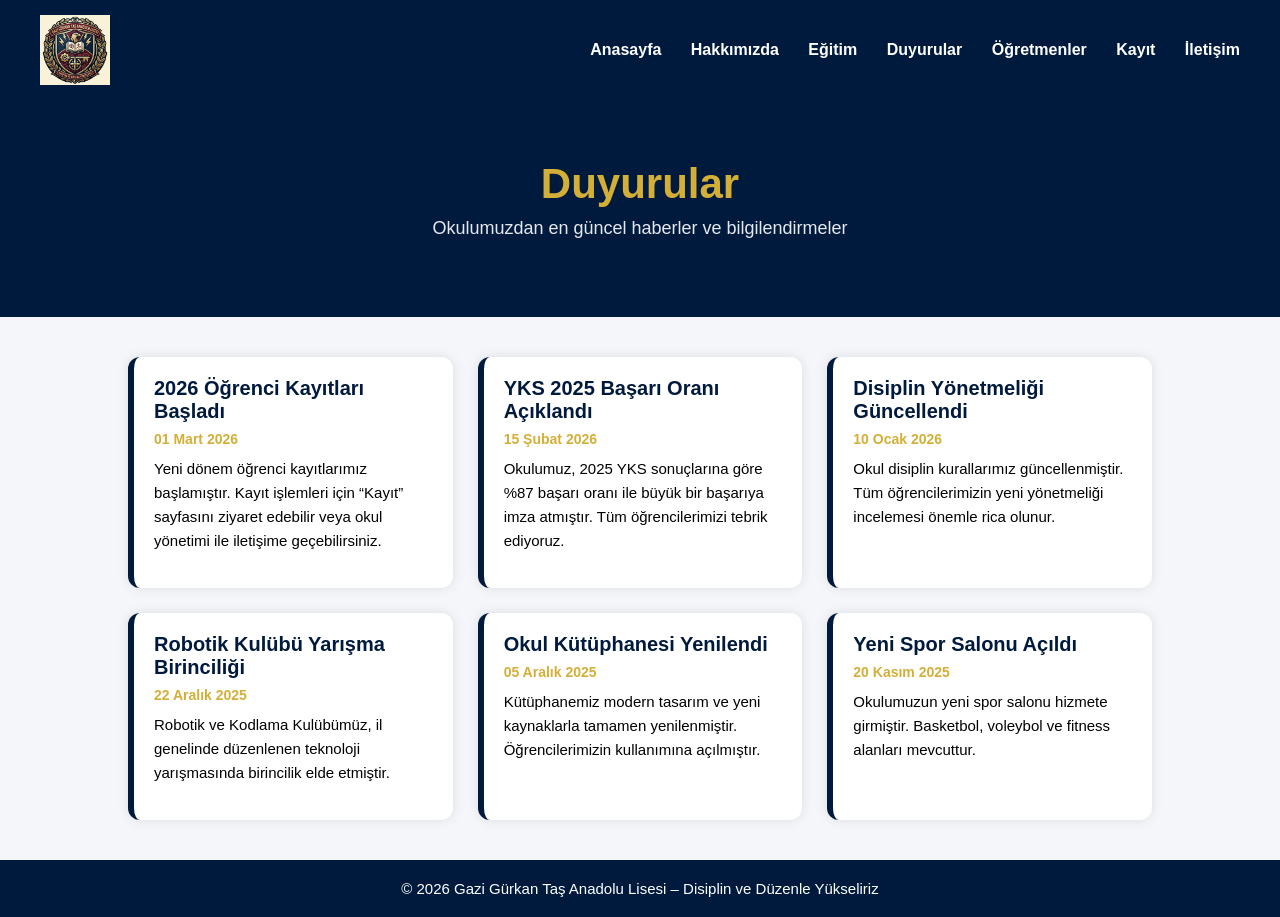
<file: duyurular.html>
<!DOCTYPE html>
<html lang="tr">
<head>
<meta charset="UTF-8">
<meta name="viewport" content="width=device-width, initial-scale=1.0">
<title>Duyurular – Gazi Gürkan Taş Anadolu Lisesi</title>

<style>
    body {
        margin: 0;
        font-family: 'Segoe UI', sans-serif;
        background: #f4f6fa;
    }

    /* HEADER */
    header {
        background: #001a3d;
        color: white;
        padding: 15px 40px;
        display: flex;
        justify-content: space-between;
        align-items: center;
        box-shadow: 0 3px 10px rgba(0,0,0,0.3);
    }

    header img {
        height: 70px;
    }

    nav a {
        color: white;
        margin-left: 25px;
        text-decoration: none;
        font-weight: bold;
        font-size: 16px;
    }

    nav a:hover {
        color: #d4af37;
    }

    /* BAŞLIK */
    .baslik {
        background: #001a3d;
        color: white;
        padding: 60px 20px;
        text-align: center;
    }

    .baslik h1 {
        margin: 0;
        font-size: 42px;
        color: #d4af37;
    }

    .baslik p {
        margin-top: 10px;
        font-size: 18px;
        opacity: 0.9;
    }

    /* İÇERİK */
    .container {
        width: 80%;
        margin: 40px auto;
    }

    /* DUYURU KARTLARI */
    .duyuru-listesi {
        display: grid;
        grid-template-columns: repeat(auto-fit, minmax(280px, 1fr));
        gap: 25px;
    }

    .duyuru {
        background: white;
        padding: 20px;
        border-radius: 12px;
        border-left: 6px solid #001a3d;
        box-shadow: 0 0 12px rgba(0,0,0,0.1);
        transition: 0.2s;
    }

    .duyuru:hover {
        transform: translateY(-5px);
        box-shadow: 0 0 18px rgba(0,0,0,0.15);
    }

    .duyuru h3 {
        margin: 0;
        color: #001a3d;
        font-size: 20px;
    }

    .tarih {
        margin-top: 8px;
        font-size: 14px;
        color: #d4af37;
        font-weight: bold;
    }

    .duyuru p {
        margin-top: 10px;
        font-size: 15px;
        line-height: 1.6;
    }

    /* FOOTER */
    footer {
        background: #001a3d;
        color: white;
        text-align: center;
        padding: 20px;
        margin-top: 40px;
        font-size: 15px;
    }
</style>
</head>

<body>

<header>
    <img src="LOGO.png" alt="Okul Logosu">
    <nav>
        <a href="index.html">Anasayfa</a>
        <a href="hakkimizda.html">Hakkımızda</a>
        <a href="egitim.html">Eğitim</a>
        <a href="duyurular.html">Duyurular</a>
        <a href="ogretmenler.html">Öğretmenler</a>
        <a href="kayit.html">Kayıt</a>
        <a href="iletisim.html">İletişim</a>
    </nav>
</header>

<div class="baslik">
    <h1>Duyurular</h1>
    <p>Okulumuzdan en güncel haberler ve bilgilendirmeler</p>
</div>

<div class="container">

    <div class="duyuru-listesi">

        <div class="duyuru">
            <h3>2026 Öğrenci Kayıtları Başladı</h3>
            <div class="tarih">01 Mart 2026</div>
            <p>
                Yeni dönem öğrenci kayıtlarımız başlamıştır. Kayıt işlemleri için “Kayıt” sayfasını ziyaret edebilir
                veya okul yönetimi ile iletişime geçebilirsiniz.
            </p>
        </div>

        <div class="duyuru">
            <h3>YKS 2025 Başarı Oranı Açıklandı</h3>
            <div class="tarih">15 Şubat 2026</div>
            <p>
                Okulumuz, 2025 YKS sonuçlarına göre %87 başarı oranı ile büyük bir başarıya imza atmıştır.
                Tüm öğrencilerimizi tebrik ediyoruz.
            </p>
        </div>

        <div class="duyuru">
            <h3>Disiplin Yönetmeliği Güncellendi</h3>
            <div class="tarih">10 Ocak 2026</div>
            <p>
                Okul disiplin kurallarımız güncellenmiştir. Tüm öğrencilerimizin yeni yönetmeliği incelemesi önemle rica olunur.
            </p>
        </div>

        <div class="duyuru">
            <h3>Robotik Kulübü Yarışma Birinciliği</h3>
            <div class="tarih">22 Aralık 2025</div>
            <p>
                Robotik ve Kodlama Kulübümüz, il genelinde düzenlenen teknoloji yarışmasında birincilik elde etmiştir.
            </p>
        </div>

        <div class="duyuru">
            <h3>Okul Kütüphanesi Yenilendi</h3>
            <div class="tarih">05 Aralık 2025</div>
            <p>
                Kütüphanemiz modern tasarım ve yeni kaynaklarla tamamen yenilenmiştir. Öğrencilerimizin kullanımına açılmıştır.
            </p>
        </div>

        <div class="duyuru">
            <h3>Yeni Spor Salonu Açıldı</h3>
            <div class="tarih">20 Kasım 2025</div>
            <p>
                Okulumuzun yeni spor salonu hizmete girmiştir. Basketbol, voleybol ve fitness alanları mevcuttur.
            </p>
        </div>

    </div>

</div>

<footer>
    © 2026 Gazi Gürkan Taş Anadolu Lisesi – Disiplin ve Düzenle Yükseliriz
</footer>

</body>
</html>
</file>
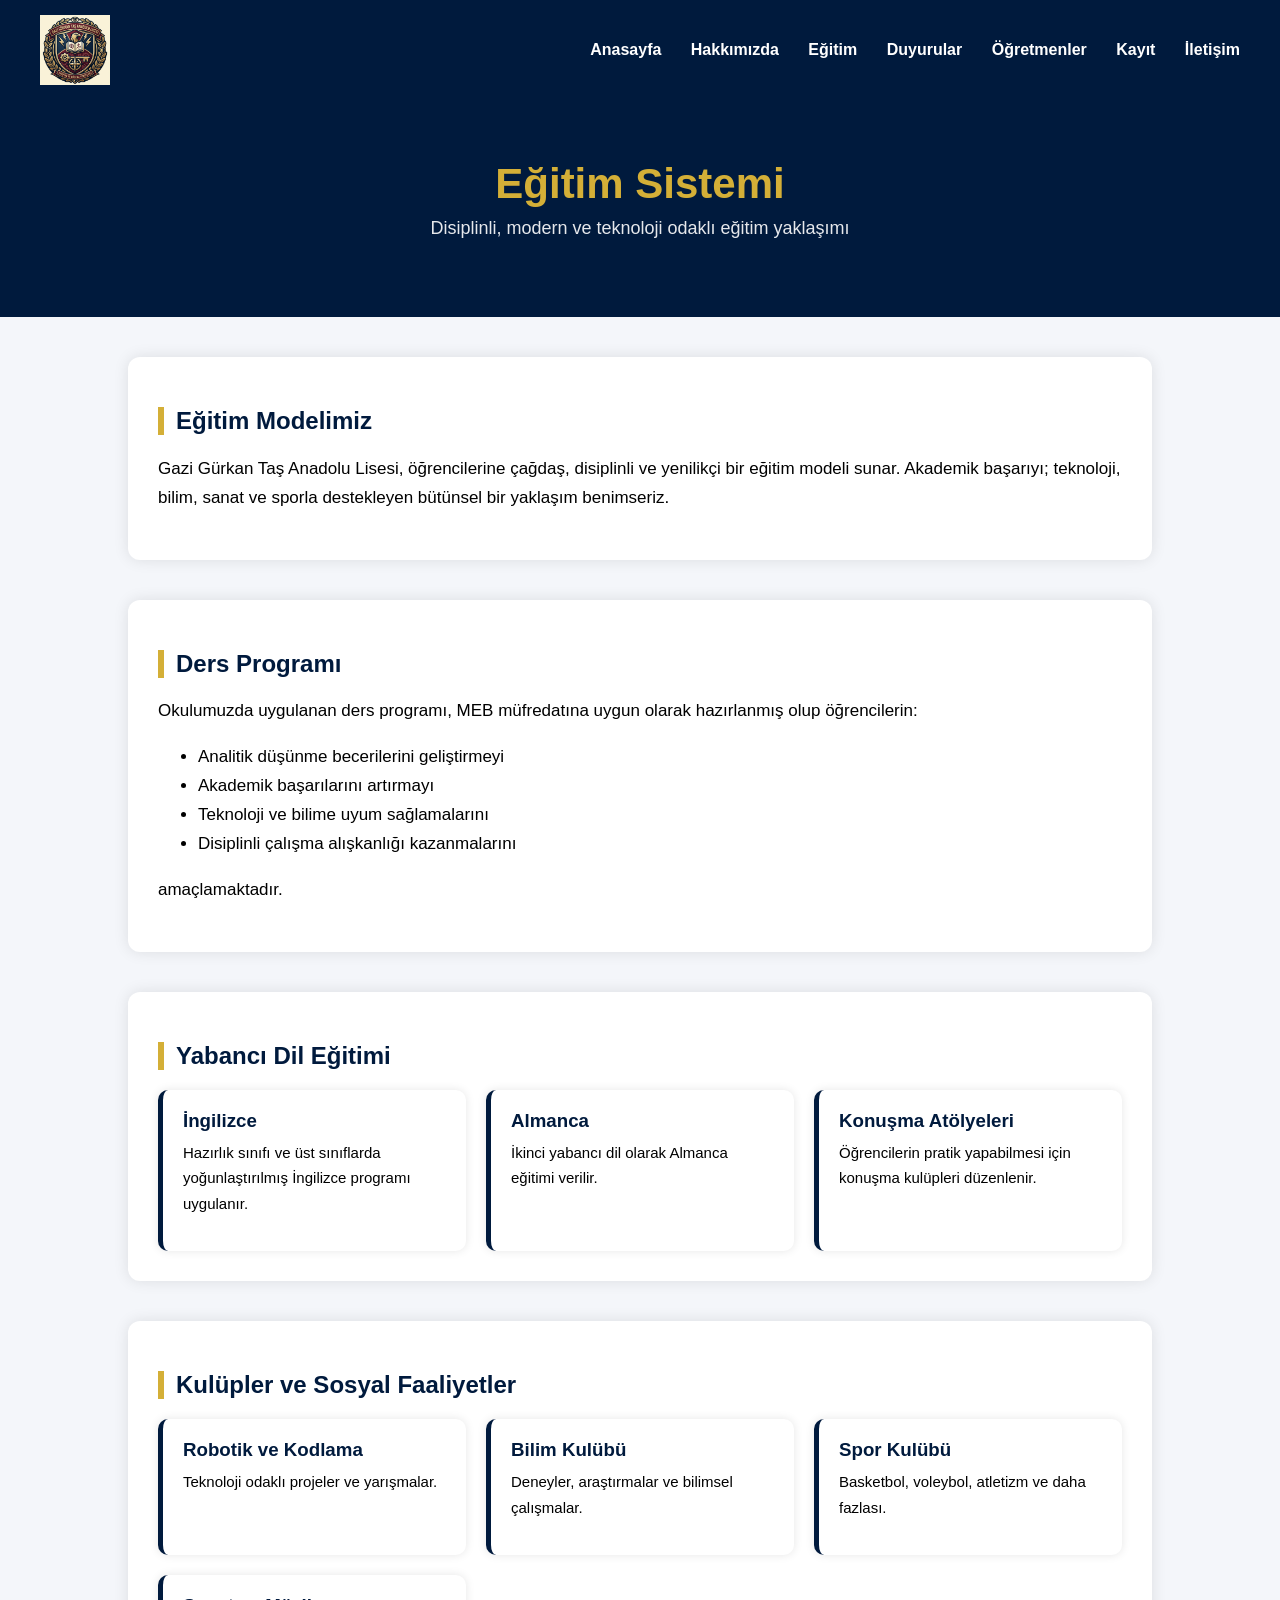
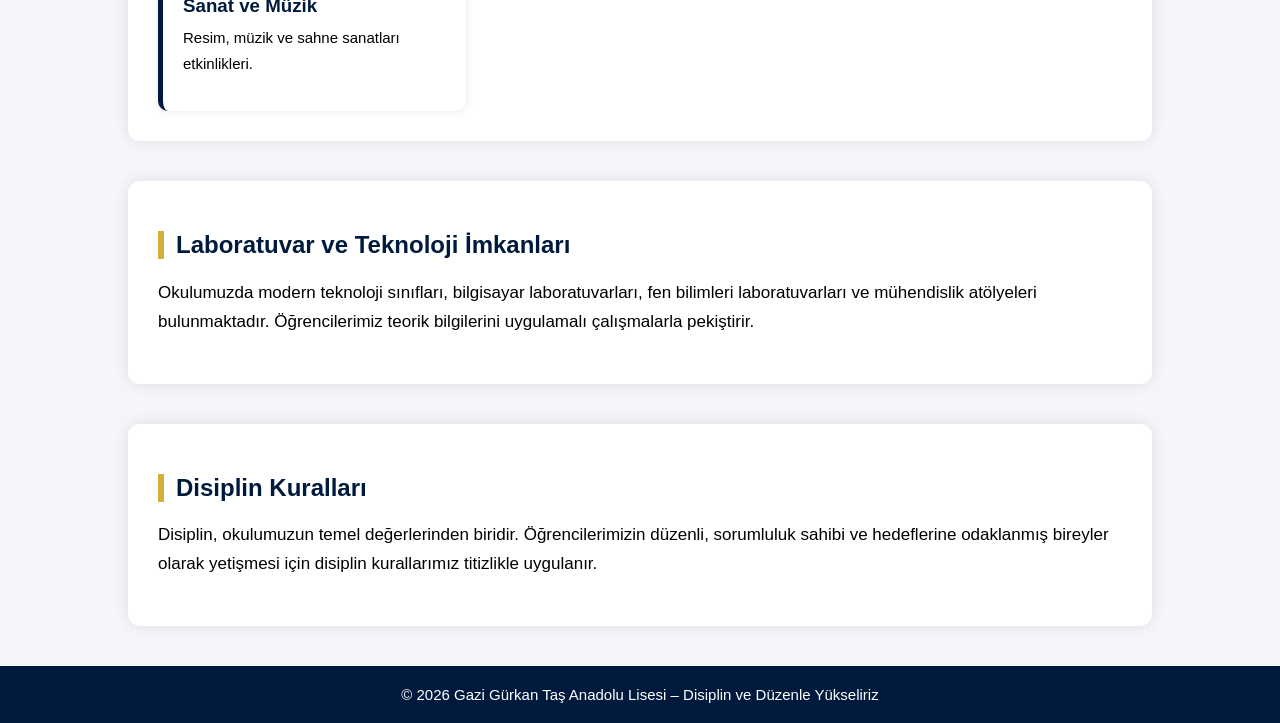
<file: egitim.html>
<!DOCTYPE html>
<html lang="tr">
<head>
<meta charset="UTF-8">
<meta name="viewport" content="width=device-width, initial-scale=1.0">
<title>Eğitim – Gazi Gürkan Taş Anadolu Lisesi</title>

<style>
    body {
        margin: 0;
        font-family: 'Segoe UI', sans-serif;
        background: #f4f6fa;
    }

    /* HEADER */
    header {
        background: #001a3d;
        color: white;
        padding: 15px 40px;
        display: flex;
        justify-content: space-between;
        align-items: center;
        box-shadow: 0 3px 10px rgba(0,0,0,0.3);
    }

    header img {
        height: 70px;
    }

    nav a {
        color: white;
        margin-left: 25px;
        text-decoration: none;
        font-weight: bold;
        font-size: 16px;
    }

    nav a:hover {
        color: #d4af37;
    }

    /* BAŞLIK */
    .baslik {
        background: #001a3d;
        color: white;
        padding: 60px 20px;
        text-align: center;
    }

    .baslik h1 {
        margin: 0;
        font-size: 42px;
        color: #d4af37;
    }

    .baslik p {
        margin-top: 10px;
        font-size: 18px;
        opacity: 0.9;
    }

    /* İÇERİK */
    .container {
        width: 80%;
        margin: 40px auto;
    }

    .bolum {
        background: white;
        padding: 30px;
        border-radius: 12px;
        margin-bottom: 40px;
        box-shadow: 0 0 15px rgba(0,0,0,0.1);
    }

    .bolum h2 {
        color: #001a3d;
        border-left: 6px solid #d4af37;
        padding-left: 12px;
        font-size: 24px;
    }

    .bolum p, .bolum li {
        line-height: 1.7;
        font-size: 17px;
    }

    ul {
        margin-top: 10px;
    }

    /* KARTLAR */
    .kartlar {
        display: grid;
        grid-template-columns: repeat(auto-fit, minmax(260px, 1fr));
        gap: 20px;
        margin-top: 20px;
    }

    .kart {
        background: #ffffff;
        padding: 20px;
        border-radius: 10px;
        border-left: 5px solid #001a3d;
        box-shadow: 0 0 10px rgba(0,0,0,0.1);
    }

    .kart h3 {
        margin: 0;
        color: #001a3d;
    }

    .kart p {
        margin-top: 8px;
        font-size: 15px;
    }

    /* FOOTER */
    footer {
        background: #001a3d;
        color: white;
        text-align: center;
        padding: 20px;
        margin-top: 40px;
        font-size: 15px;
    }
</style>
</head>

<body>

<header>
    <img src="LOGO.png" alt="Okul Logosu">
    <nav>
        <a href="index.html">Anasayfa</a>
        <a href="hakkimizda.html">Hakkımızda</a>
        <a href="egitim.html">Eğitim</a>
        <a href="duyurular.html">Duyurular</a>
        <a href="ogretmenler.html">Öğretmenler</a>
        <a href="kayit.html">Kayıt</a>
        <a href="iletisim.html">İletişim</a>
    </nav>
</header>

<div class="baslik">
    <h1>Eğitim Sistemi</h1>
    <p>Disiplinli, modern ve teknoloji odaklı eğitim yaklaşımı</p>
</div>

<div class="container">

    <div class="bolum">
        <h2>Eğitim Modelimiz</h2>
        <p>
            Gazi Gürkan Taş Anadolu Lisesi, öğrencilerine çağdaş, disiplinli ve yenilikçi bir eğitim modeli sunar.
            Akademik başarıyı; teknoloji, bilim, sanat ve sporla destekleyen bütünsel bir yaklaşım benimseriz.
        </p>
    </div>

    <div class="bolum">
        <h2>Ders Programı</h2>
        <p>Okulumuzda uygulanan ders programı, MEB müfredatına uygun olarak hazırlanmış olup öğrencilerin:</p>

        <ul>
            <li>Analitik düşünme becerilerini geliştirmeyi</li>
            <li>Akademik başarılarını artırmayı</li>
            <li>Teknoloji ve bilime uyum sağlamalarını</li>
            <li>Disiplinli çalışma alışkanlığı kazanmalarını</li>
        </ul>

        <p>amaçlamaktadır.</p>
    </div>

    <div class="bolum">
        <h2>Yabancı Dil Eğitimi</h2>

        <div class="kartlar">
            <div class="kart">
                <h3>İngilizce</h3>
                <p>Hazırlık sınıfı ve üst sınıflarda yoğunlaştırılmış İngilizce programı uygulanır.</p>
            </div>

            <div class="kart">
                <h3>Almanca</h3>
                <p>İkinci yabancı dil olarak Almanca eğitimi verilir.</p>
            </div>

            <div class="kart">
                <h3>Konuşma Atölyeleri</h3>
                <p>Öğrencilerin pratik yapabilmesi için konuşma kulüpleri düzenlenir.</p>
            </div>
        </div>
    </div>

    <div class="bolum">
        <h2>Kulüpler ve Sosyal Faaliyetler</h2>

        <div class="kartlar">
            <div class="kart">
                <h3>Robotik ve Kodlama</h3>
                <p>Teknoloji odaklı projeler ve yarışmalar.</p>
            </div>

            <div class="kart">
                <h3>Bilim Kulübü</h3>
                <p>Deneyler, araştırmalar ve bilimsel çalışmalar.</p>
            </div>

            <div class="kart">
                <h3>Spor Kulübü</h3>
                <p>Basketbol, voleybol, atletizm ve daha fazlası.</p>
            </div>

            <div class="kart">
                <h3>Sanat ve Müzik</h3>
                <p>Resim, müzik ve sahne sanatları etkinlikleri.</p>
            </div>
        </div>
    </div>

    <div class="bolum">
        <h2>Laboratuvar ve Teknoloji İmkanları</h2>
        <p>
            Okulumuzda modern teknoloji sınıfları, bilgisayar laboratuvarları, fen bilimleri laboratuvarları ve
            mühendislik atölyeleri bulunmaktadır. Öğrencilerimiz teorik bilgilerini uygulamalı çalışmalarla
            pekiştirir.
        </p>
    </div>

    <div class="bolum">
        <h2>Disiplin Kuralları</h2>
        <p>
            Disiplin, okulumuzun temel değerlerinden biridir. Öğrencilerimizin düzenli, sorumluluk sahibi ve
            hedeflerine odaklanmış bireyler olarak yetişmesi için disiplin kurallarımız titizlikle uygulanır.
        </p>
    </div>

</div>

<footer>
    © 2026 Gazi Gürkan Taş Anadolu Lisesi – Disiplin ve Düzenle Yükseliriz
</footer>

</body>
</html>
</file>
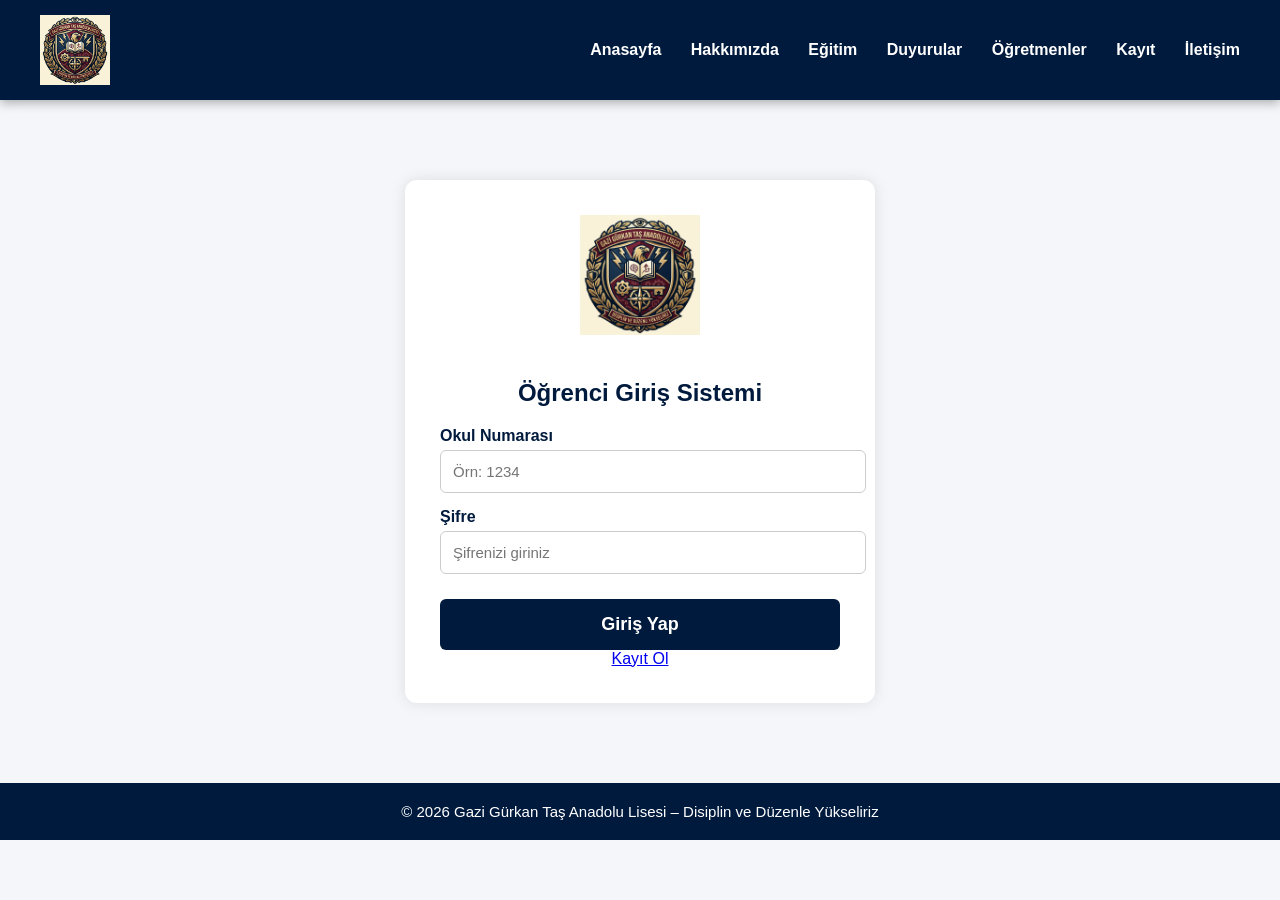
<file: giris.html>
<!DOCTYPE html>
<html lang="tr">
<head>
<meta charset="UTF-8">
<meta name="viewport" content="width=device-width, initial-scale=1.0">
<title>Öğrenci Giriş – Gazi Gürkan Taş Anadolu Lisesi</title>

<style>
    body {
        margin: 0;
        font-family: 'Segoe UI', sans-serif;
        background: #f4f6fa;
    }

    /* HEADER */
    header {
        background: #001a3d;
        color: white;
        padding: 15px 40px;
        display: flex;
        justify-content: space-between;
        align-items: center;
        box-shadow: 0 3px 10px rgba(0,0,0,0.3);
    }

    header img {
        height: 70px;
    }

    nav a {
        color: white;
        margin-left: 25px;
        text-decoration: none;
        font-weight: bold;
        font-size: 16px;
    }

    nav a:hover {
        color: #d4af37;
    }

    /* GİRİŞ KUTUSU */
    .giris-kutu {
        width: 400px;
        margin: 80px auto;
        background: white;
        padding: 35px;
        border-radius: 12px;
        box-shadow: 0 0 15px rgba(0,0,0,0.1);
        text-align: center;
    }

    .giris-kutu img {
        width: 120px;
        margin-bottom: 20px;
    }

    h2 {
        color: #001a3d;
        margin-bottom: 20px;
    }

    label {
        font-weight: bold;
        display: block;
        margin-top: 15px;
        color: #001a3d;
        text-align: left;
    }

    input {
        width: 100%;
        padding: 12px;
        margin-top: 5px;
        border-radius: 6px;
        border: 1px solid #ccc;
        font-size: 15px;
    }

    button {
        margin-top: 25px;
        padding: 15px;
        width: 100%;
        background: #001a3d;
        color: white;
        border: none;
        border-radius: 6px;
        font-size: 18px;
        cursor: pointer;
        font-weight: bold;
    }

    button:hover {
        background: #003b7a;
    }

    .hata {
        margin-top: 15px;
        color: red;
        font-weight: bold;
        display: none;
    }

    footer {
        background: #001a3d;
        color: white;
        text-align: center;
        padding: 20px;
        margin-top: 60px;
        font-size: 15px;
    }
</style>

<script>
function girisYap() {
    let okulNo = document.getElementById("okulno").value;
    let sifre = document.getElementById("sifre").value;

    // Örnek giriş bilgileri (istersen gerçek veri tabanı gibi genişletebilirim)
    let dogruNo = "1234";
    let dogruSifre = "1234";

    if (okulNo === dogruNo && sifre === dogruSifre) {
        window.location.href = "profil.html?ad=Öğrenci&tc=00000000000&dogum=2008-01-01&sinif=9. Sınıf";
    } else {
        document.getElementById("hata").style.display = "block";
    }
}
</script>

</head>

<body>

<header>
    <img src="LOGO.png" alt="Okul Logosu">
    <nav>
        <a href="index.html">Anasayfa</a>
        <a href="hakkimizda.html">Hakkımızda</a>
        <a href="egitim.html">Eğitim</a>
        <a href="duyurular.html">Duyurular</a>
        <a href="ogretmenler.html">Öğretmenler</a>
        <a href="kayit.html">Kayıt</a>
        <a href="iletisim.html">İletişim</a>
    </nav>
</header>

<div class="giris-kutu">
    <img src="LOGO.png" alt="Logo">
    <h2>Öğrenci Giriş Sistemi</h2>

    <label>Okul Numarası</label>
    <input type="text" id="okulno" placeholder="Örn: 1234">

    <label>Şifre</label>
    <input type="password" id="sifre" placeholder="Şifrenizi giriniz">

    <button onclick="girisYap()">Giriş Yap</button>

    <a href="kayit.html" class="kayit-btn">Kayıt Ol</a>

    <div class="hata" id="hata">❗ Hatalı okul numarası veya şifre</div>
</div>

<footer>
    © 2026 Gazi Gürkan Taş Anadolu Lisesi – Disiplin ve Düzenle Yükseliriz
</footer>

</body>
</html>
</file>
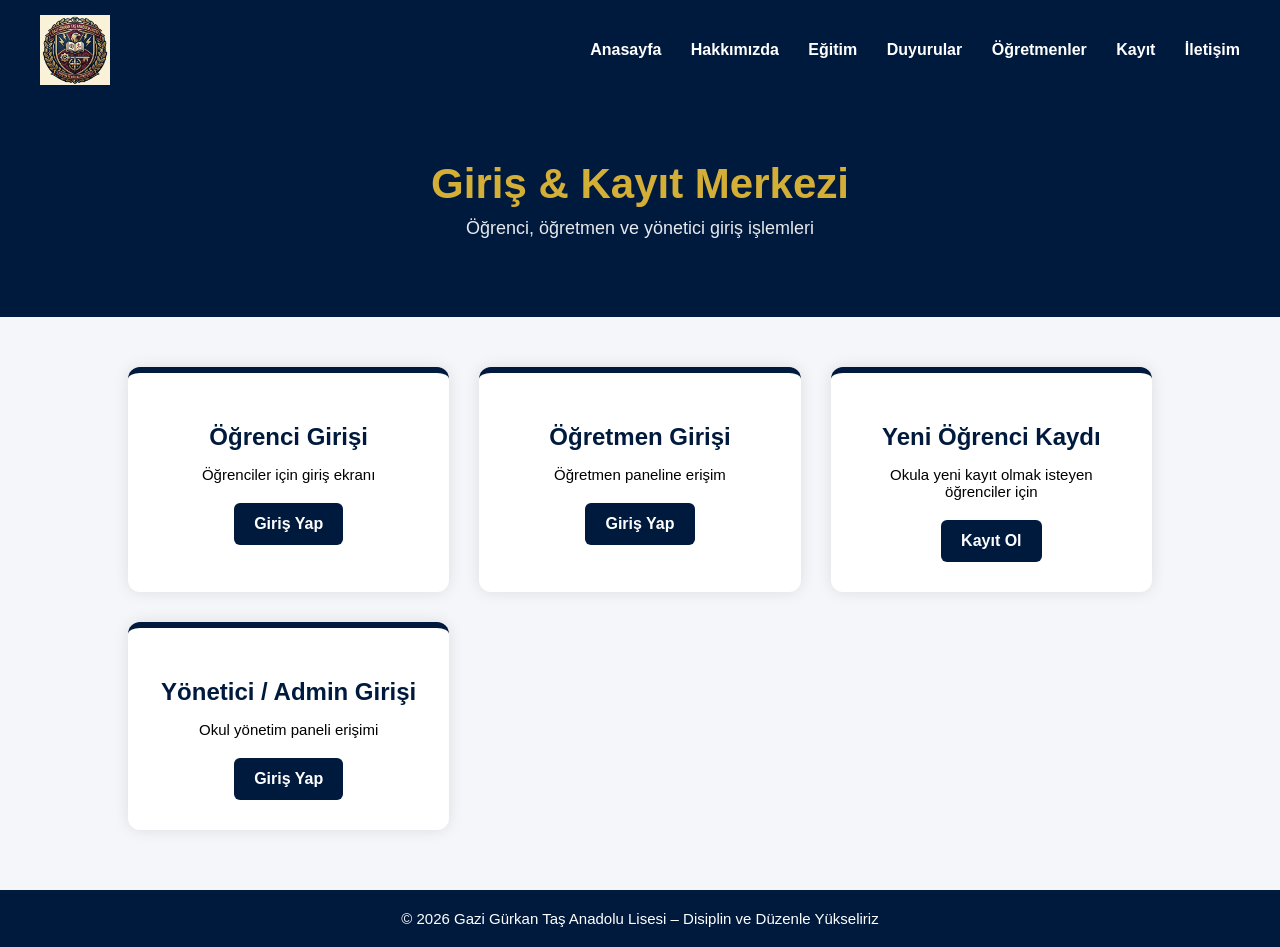
<file: Giriş & Kayıt .html>
<!DOCTYPE html>
<html lang="tr">
<head>
<meta charset="UTF-8">
<meta name="viewport" content="width=device-width, initial-scale=1.0">
<title>Giriş & Kayıt Merkezi – Gazi Gürkan Taş Anadolu Lisesi</title>
  <title>Gazi Gürkan Taş Anadolu Lisesi</title>
  <meta charset="UTF-8">
  <meta name="description" content="Gazi Gürkan Taş Anadolu Lisesi – Disiplin ve kuralların ön planda olduğu öğrenci bilgi sistemi.">
  <meta name="keywords" content="Gazi Gürkan, Disiplin Kuraldır, Anadolu Lisesi, öğrenci bilgi sistemi, e-okul, kayıt, duyurular, öğretmenler">
  <meta name="author" content="Gazi Gürkan Taş Anadolu Lisesi">
  <meta name="google-site-verification" content="uzun_bir_kod" />

<style>
    body {
        margin: 0;
        font-family: 'Segoe UI', sans-serif;
        background: #f4f6fa;
    }

    /* HEADER */
    header {
        background: #001a3d;
        color: white;
        padding: 15px 40px;
        display: flex;
        justify-content: space-between;
        align-items: center;
        box-shadow: 0 3px 10px rgba(0,0,0,0.3);
    }

    header img {
        height: 70px;
    }

    nav a {
        color: white;
        margin-left: 25px;
        text-decoration: none;
        font-weight: bold;
        font-size: 16px;
    }

    nav a:hover {
        color: #d4af37;
    }

    /* BAŞLIK */
    .baslik {
        background: #001a3d;
        color: white;
        padding: 60px 20px;
        text-align: center;
    }

    .baslik h1 {
        margin: 0;
        font-size: 42px;
        color: #d4af37;
    }

    .baslik p {
        margin-top: 10px;
        font-size: 18px;
        opacity: 0.9;
    }

    /* MENÜ KUTULARI */
    .container {
        width: 80%;
        margin: 50px auto;
        display: grid;
        grid-template-columns: repeat(auto-fit, minmax(260px, 1fr));
        gap: 30px;
    }

    .kutu {
        background: white;
        padding: 30px;
        border-radius: 12px;
        text-align: center;
        box-shadow: 0 0 15px rgba(0,0,0,0.1);
        border-top: 6px solid #001a3d;
        transition: 0.2s;
    }

    .kutu:hover {
        transform: translateY(-5px);
        box-shadow: 0 0 20px rgba(0,0,0,0.15);
    }

    .kutu h2 {
        color: #001a3d;
        margin-bottom: 15px;
    }

    .kutu p {
        font-size: 15px;
        margin-bottom: 20px;
    }

    .kutu a {
        display: inline-block;
        padding: 12px 20px;
        background: #001a3d;
        color: white;
        text-decoration: none;
        border-radius: 6px;
        font-weight: bold;
    }

    .kutu a:hover {
        background: #003b7a;
    }

    /* FOOTER */
    footer {
        background: #001a3d;
        color: white;
        text-align: center;
        padding: 20px;
        margin-top: 60px;
        font-size: 15px;
    }
</style>
</head>

<body>

<header>
    <img src="LOGO.png" alt="Okul Logosu">
    <nav>
        <a href="index.html">Anasayfa</a>
        <a href="hakkimizda.html">Hakkımızda</a>
        <a href="egitim.html">Eğitim</a>
        <a href="duyurular.html">Duyurular</a>
        <a href="ogretmenler.html">Öğretmenler</a>
        <a href="kayit.html">Kayıt</a>
        <a href="iletisim.html">İletişim</a>
    </nav>
</header>

<div class="baslik">
    <h1>Giriş & Kayıt Merkezi</h1>
    <p>Öğrenci, öğretmen ve yönetici giriş işlemleri</p>
</div>

<div class="container">

    <div class="kutu">
        <h2>Öğrenci Girişi</h2>
        <p>Öğrenciler için giriş ekranı</p>
        <a href="giris.html">Giriş Yap</a>
    </div>

    <div class="kutu">
        <h2>Öğretmen Girişi</h2>
        <p>Öğretmen paneline erişim</p>
        <a href="ogretmen-giris.html">Giriş Yap</a>
    </div>

    <div class="kutu">
        <h2>Yeni Öğrenci Kaydı</h2>
        <p>Okula yeni kayıt olmak isteyen öğrenciler için</p>
        <a href="kayit.html">Kayıt Ol</a>
    </div>

    <div class="kutu">
        <h2>Yönetici / Admin Girişi</h2>
        <p>Okul yönetim paneli erişimi</p>
        <a href="admin-giris.html">Giriş Yap</a>
    </div>

</div>

<footer>
    © 2026 Gazi Gürkan Taş Anadolu Lisesi – Disiplin ve Düzenle Yükseliriz
</footer>

</body>

</html>
</file>
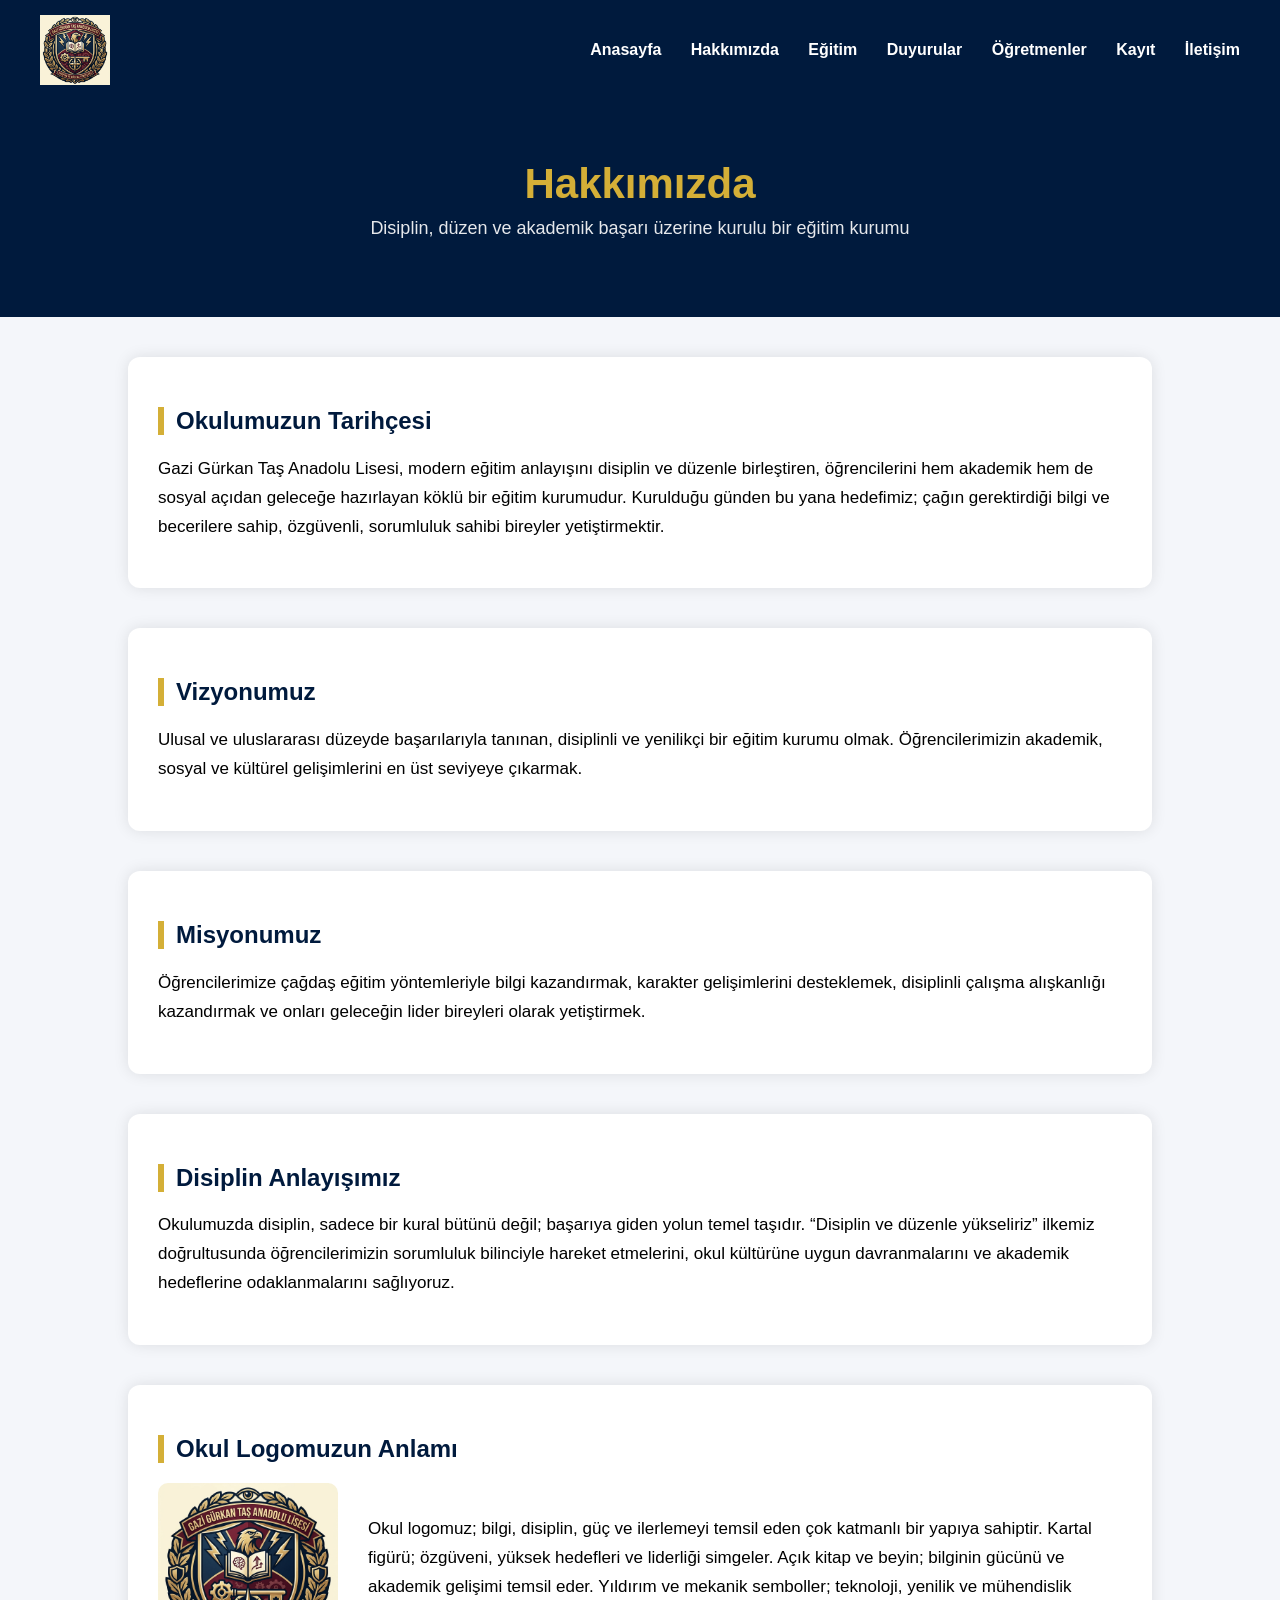
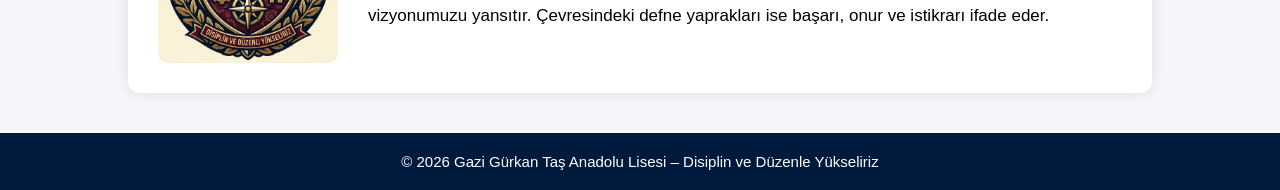
<file: hakkimizda.html>
<!DOCTYPE html>
<html lang="tr">
<head>
<meta charset="UTF-8">
<meta name="viewport" content="width=device-width, initial-scale=1.0">
<title>Hakkımızda – Gazi Gürkan Taş Anadolu Lisesi</title>

<style>
    body {
        margin: 0;
        font-family: 'Segoe UI', sans-serif;
        background: #f4f6fa;
    }

    /* HEADER */
    header {
        background: #001a3d;
        color: white;
        padding: 15px 40px;
        display: flex;
        justify-content: space-between;
        align-items: center;
        box-shadow: 0 3px 10px rgba(0,0,0,0.3);
    }

    header img {
        height: 70px;
    }

    nav a {
        color: white;
        margin-left: 25px;
        text-decoration: none;
        font-weight: bold;
        font-size: 16px;
    }

    nav a:hover {
        color: #d4af37;
    }

    /* BAŞLIK BÖLÜMÜ */
    .baslik {
        background: #001a3d;
        color: white;
        padding: 60px 20px;
        text-align: center;
    }

    .baslik h1 {
        margin: 0;
        font-size: 42px;
        color: #d4af37;
    }

    .baslik p {
        margin-top: 10px;
        font-size: 18px;
        opacity: 0.9;
    }

    /* İÇERİK */
    .container {
        width: 80%;
        margin: 40px auto;
    }

    .bolum {
        background: white;
        padding: 30px;
        border-radius: 12px;
        margin-bottom: 40px;
        box-shadow: 0 0 15px rgba(0,0,0,0.1);
    }

    .bolum h2 {
        color: #001a3d;
        border-left: 6px solid #d4af37;
        padding-left: 12px;
        font-size: 24px;
    }

    .bolum p {
        line-height: 1.7;
        font-size: 17px;
    }

    /* LOGO ANLAMI */
    .logo-kutu {
        display: flex;
        align-items: center;
        gap: 30px;
        margin-top: 20px;
    }

    .logo-kutu img {
        width: 180px;
        border-radius: 10px;
    }

    /* FOOTER */
    footer {
        background: #001a3d;
        color: white;
        text-align: center;
        padding: 20px;
        margin-top: 40px;
        font-size: 15px;
    }
</style>
</head>

<body>

<header>
    <img src="LOGO.png" alt="Okul Logosu">
    <nav>
        <a href="index.html">Anasayfa</a>
        <a href="hakkimizda.html">Hakkımızda</a>
        <a href="egitim.html">Eğitim</a>
        <a href="duyurular.html">Duyurular</a>
        <a href="ogretmenler.html">Öğretmenler</a>
        <a href="kayit.html">Kayıt</a>
        <a href="iletisim.html">İletişim</a>
    </nav>
</header>

<div class="baslik">
    <h1>Hakkımızda</h1>
    <p>Disiplin, düzen ve akademik başarı üzerine kurulu bir eğitim kurumu</p>
</div>

<div class="container">

    <div class="bolum">
        <h2>Okulumuzun Tarihçesi</h2>
        <p>
            Gazi Gürkan Taş Anadolu Lisesi, modern eğitim anlayışını disiplin ve düzenle birleştiren,
            öğrencilerini hem akademik hem de sosyal açıdan geleceğe hazırlayan köklü bir eğitim kurumudur.
            Kurulduğu günden bu yana hedefimiz; çağın gerektirdiği bilgi ve becerilere sahip, özgüvenli,
            sorumluluk sahibi bireyler yetiştirmektir.
        </p>
    </div>

    <div class="bolum">
        <h2>Vizyonumuz</h2>
        <p>
            Ulusal ve uluslararası düzeyde başarılarıyla tanınan, disiplinli ve yenilikçi bir eğitim kurumu olmak.
            Öğrencilerimizin akademik, sosyal ve kültürel gelişimlerini en üst seviyeye çıkarmak.
        </p>
    </div>

    <div class="bolum">
        <h2>Misyonumuz</h2>
        <p>
            Öğrencilerimize çağdaş eğitim yöntemleriyle bilgi kazandırmak, karakter gelişimlerini desteklemek,
            disiplinli çalışma alışkanlığı kazandırmak ve onları geleceğin lider bireyleri olarak yetiştirmek.
        </p>
    </div>

    <div class="bolum">
        <h2>Disiplin Anlayışımız</h2>
        <p>
            Okulumuzda disiplin, sadece bir kural bütünü değil; başarıya giden yolun temel taşıdır.
            “Disiplin ve düzenle yükseliriz” ilkemiz doğrultusunda öğrencilerimizin sorumluluk bilinciyle
            hareket etmelerini, okul kültürüne uygun davranmalarını ve akademik hedeflerine odaklanmalarını
            sağlıyoruz.
        </p>
    </div>

    <div class="bolum">
        <h2>Okul Logomuzun Anlamı</h2>

        <div class="logo-kutu">
            <img src="LOGO.png" alt="Okul Logosu">

            <p>
                Okul logomuz; bilgi, disiplin, güç ve ilerlemeyi temsil eden çok katmanlı bir yapıya sahiptir.
                Kartal figürü; özgüveni, yüksek hedefleri ve liderliği simgeler.  
                Açık kitap ve beyin; bilginin gücünü ve akademik gelişimi temsil eder.  
                Yıldırım ve mekanik semboller; teknoloji, yenilik ve mühendislik vizyonumuzu yansıtır.  
                Çevresindeki defne yaprakları ise başarı, onur ve istikrarı ifade eder.
            </p>
        </div>
    </div>

</div>

<footer>
    © 2026 Gazi Gürkan Taş Anadolu Lisesi – Disiplin ve Düzenle Yükseliriz
</footer>

</body>
</html>
</file>
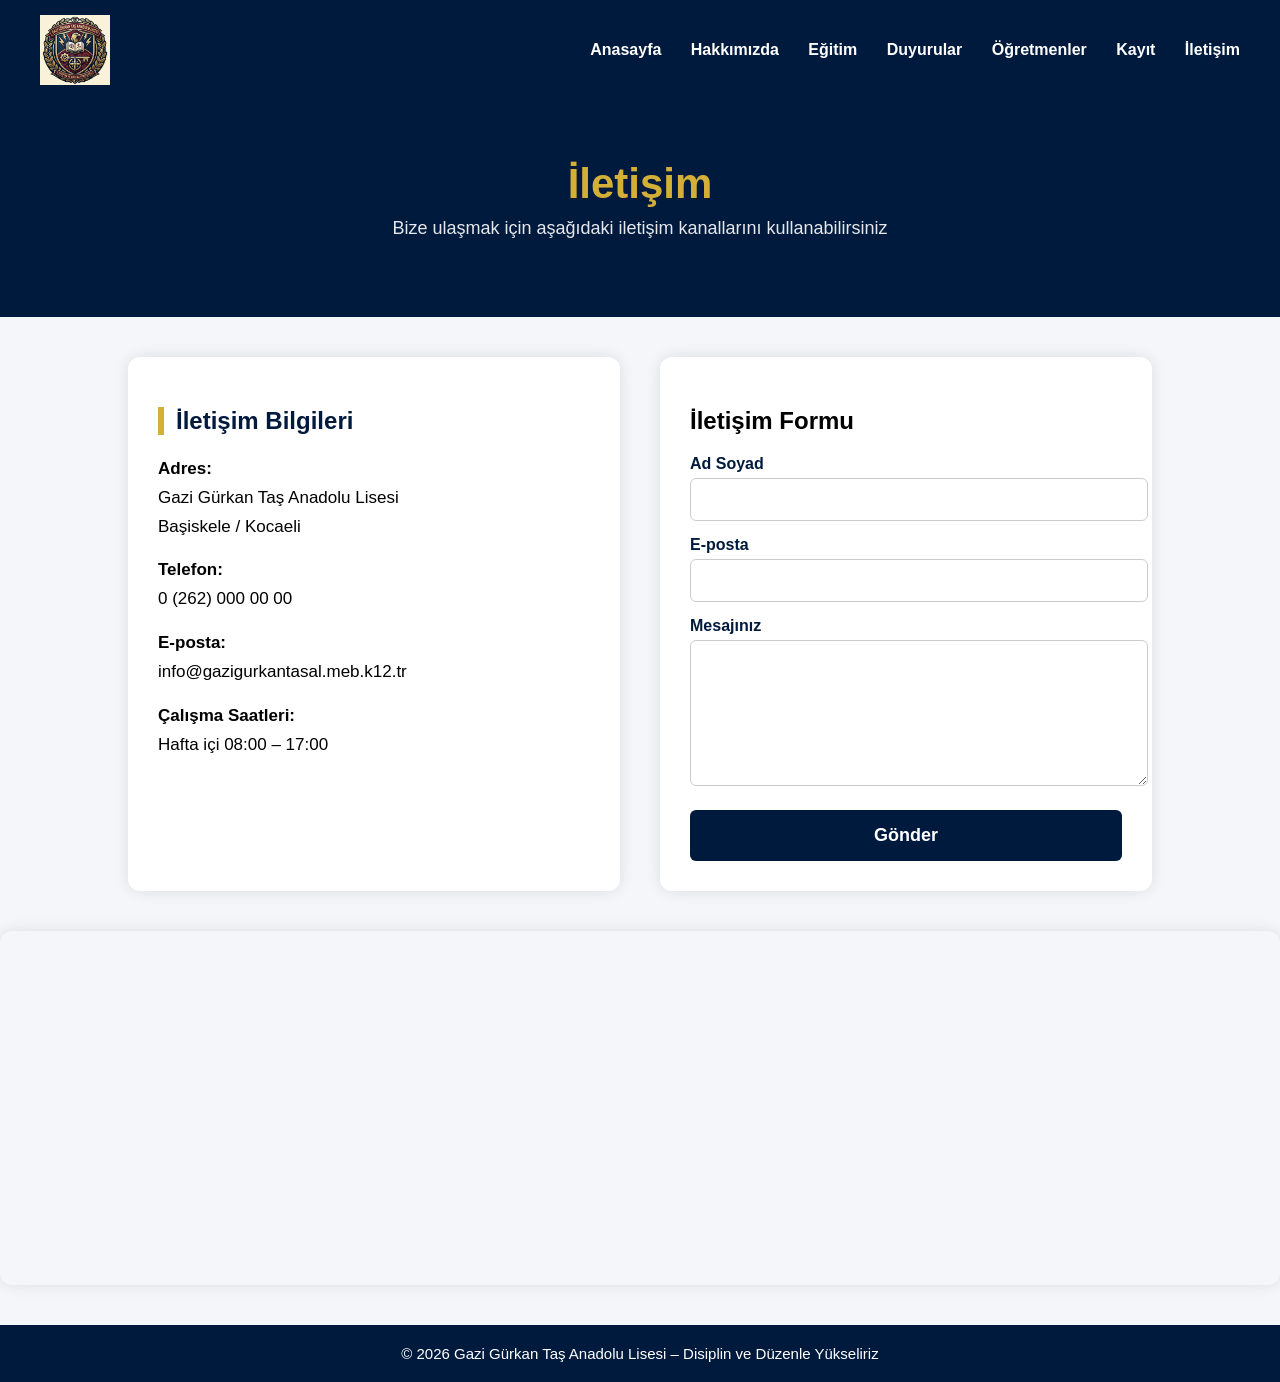
<file: iletisim.html>
<!DOCTYPE html>
<html lang="tr">
<head>
<meta charset="UTF-8">
<meta name="viewport" content="width=device-width, initial-scale=1.0">
<title>İletişim – Gazi Gürkan Taş Anadolu Lisesi</title>

<style>
    body {
        margin: 0;
        font-family: 'Segoe UI', sans-serif;
        background: #f4f6fa;
    }

    /* HEADER */
    header {
        background: #001a3d;
        color: white;
        padding: 15px 40px;
        display: flex;
        justify-content: space-between;
        align-items: center;
        box-shadow: 0 3px 10px rgba(0,0,0,0.3);
    }

    header img {
        height: 70px;
    }

    nav a {
        color: white;
        margin-left: 25px;
        text-decoration: none;
        font-weight: bold;
        font-size: 16px;
    }

    nav a:hover {
        color: #d4af37;
    }

    /* BAŞLIK */
    .baslik {
        background: #001a3d;
        color: white;
        padding: 60px 20px;
        text-align: center;
    }

    .baslik h1 {
        margin: 0;
        font-size: 42px;
        color: #d4af37;
    }

    .baslik p {
        margin-top: 10px;
        font-size: 18px;
        opacity: 0.9;
    }

    /* İÇERİK */
    .container {
        width: 80%;
        margin: 40px auto;
        display: flex;
        gap: 40px;
        flex-wrap: wrap;
    }

    /* İLETİŞİM BİLGİLERİ */
    .bilgi-kutu {
        flex: 1;
        min-width: 300px;
        background: white;
        padding: 30px;
        border-radius: 12px;
        box-shadow: 0 0 15px rgba(0,0,0,0.1);
    }

    .bilgi-kutu h2 {
        color: #001a3d;
        border-left: 6px solid #d4af37;
        padding-left: 12px;
        font-size: 24px;
    }

    .bilgi {
        margin-top: 15px;
        font-size: 17px;
        line-height: 1.7;
    }

    /* FORM */
    .form-kutu {
        flex: 1;
        min-width: 300px;
        background: white;
        padding: 30px;
        border-radius: 12px;
        box-shadow: 0 0 15px rgba(0,0,0,0.1);
    }

    label {
        font-weight: bold;
        display: block;
        margin-top: 15px;
        color: #001a3d;
    }

    input, textarea {
        width: 100%;
        padding: 12px;
        margin-top: 5px;
        border-radius: 6px;
        border: 1px solid #ccc;
        font-size: 15px;
    }

    textarea {
        height: 120px;
    }

    button {
        margin-top: 20px;
        padding: 15px;
        width: 100%;
        background: #001a3d;
        color: white;
        border: none;
        border-radius: 6px;
        font-size: 18px;
        cursor: pointer;
        font-weight: bold;
    }

    button:hover {
        background: #003b7a;
    }

    /* HARİTA */
    .harita {
        width: 100%;
        margin-top: 40px;
        border-radius: 12px;
        overflow: hidden;
        box-shadow: 0 0 15px rgba(0,0,0,0.1);
    }

    /* FOOTER */
    footer {
        background: #001a3d;
        color: white;
        text-align: center;
        padding: 20px;
        margin-top: 40px;
        font-size: 15px;
    }
</style>
</head>

<body>

<header>
    <img src="LOGO.png" alt="Okul Logosu">
    <nav>
        <a href="index.html">Anasayfa</a>
        <a href="hakkimizda.html">Hakkımızda</a>
        <a href="egitim.html">Eğitim</a>
        <a href="duyurular.html">Duyurular</a>
        <a href="ogretmenler.html">Öğretmenler</a>
        <a href="kayit.html">Kayıt</a>
        <a href="iletisim.html">İletişim</a>
    </nav>
</header>

<div class="baslik">
    <h1>İletişim</h1>
    <p>Bize ulaşmak için aşağıdaki iletişim kanallarını kullanabilirsiniz</p>
</div>

<div class="container">

    <div class="bilgi-kutu">
        <h2>İletişim Bilgileri</h2>

        <div class="bilgi">
            <strong>Adres:</strong><br>
            Gazi Gürkan Taş Anadolu Lisesi<br>
            Başiskele / Kocaeli
        </div>

        <div class="bilgi">
            <strong>Telefon:</strong><br>
            0 (262) 000 00 00
        </div>

        <div class="bilgi">
            <strong>E‑posta:</strong><br>
            info@gazigurkantasal.meb.k12.tr
        </div>

        <div class="bilgi">
            <strong>Çalışma Saatleri:</strong><br>
            Hafta içi 08:00 – 17:00
        </div>
    </div>

    <div class="form-kutu">
        <h2>İletişim Formu</h2>

        <label>Ad Soyad</label>
        <input type="text">

        <label>E‑posta</label>
        <input type="email">

        <label>Mesajınız</label>
        <textarea></textarea>

        <button>Gönder</button>
    </div>

</div>

<div class="harita">
    <iframe 
        src="https://www.google.com/maps/embed?pb=!1m18!1m12!1m3!1d24147.123!2d29.900!3d40.700!2m3!1f0!2f0!3f0!3m2!1i1024!2i768!4f13.1!3m3!1m2!1s0x0%3A0x0!2zQmHFniBza2VsZSwgS29jYWVsaQ!5e0!3m2!1str!2str!4v0000000000"
        width="100%" height="350" style="border:0;" allowfullscreen="" loading="lazy">
    </iframe>
</div>

<footer>
    © 2026 Gazi Gürkan Taş Anadolu Lisesi – Disiplin ve Düzenle Yükseliriz
</footer>

</body>
</html>
</file>
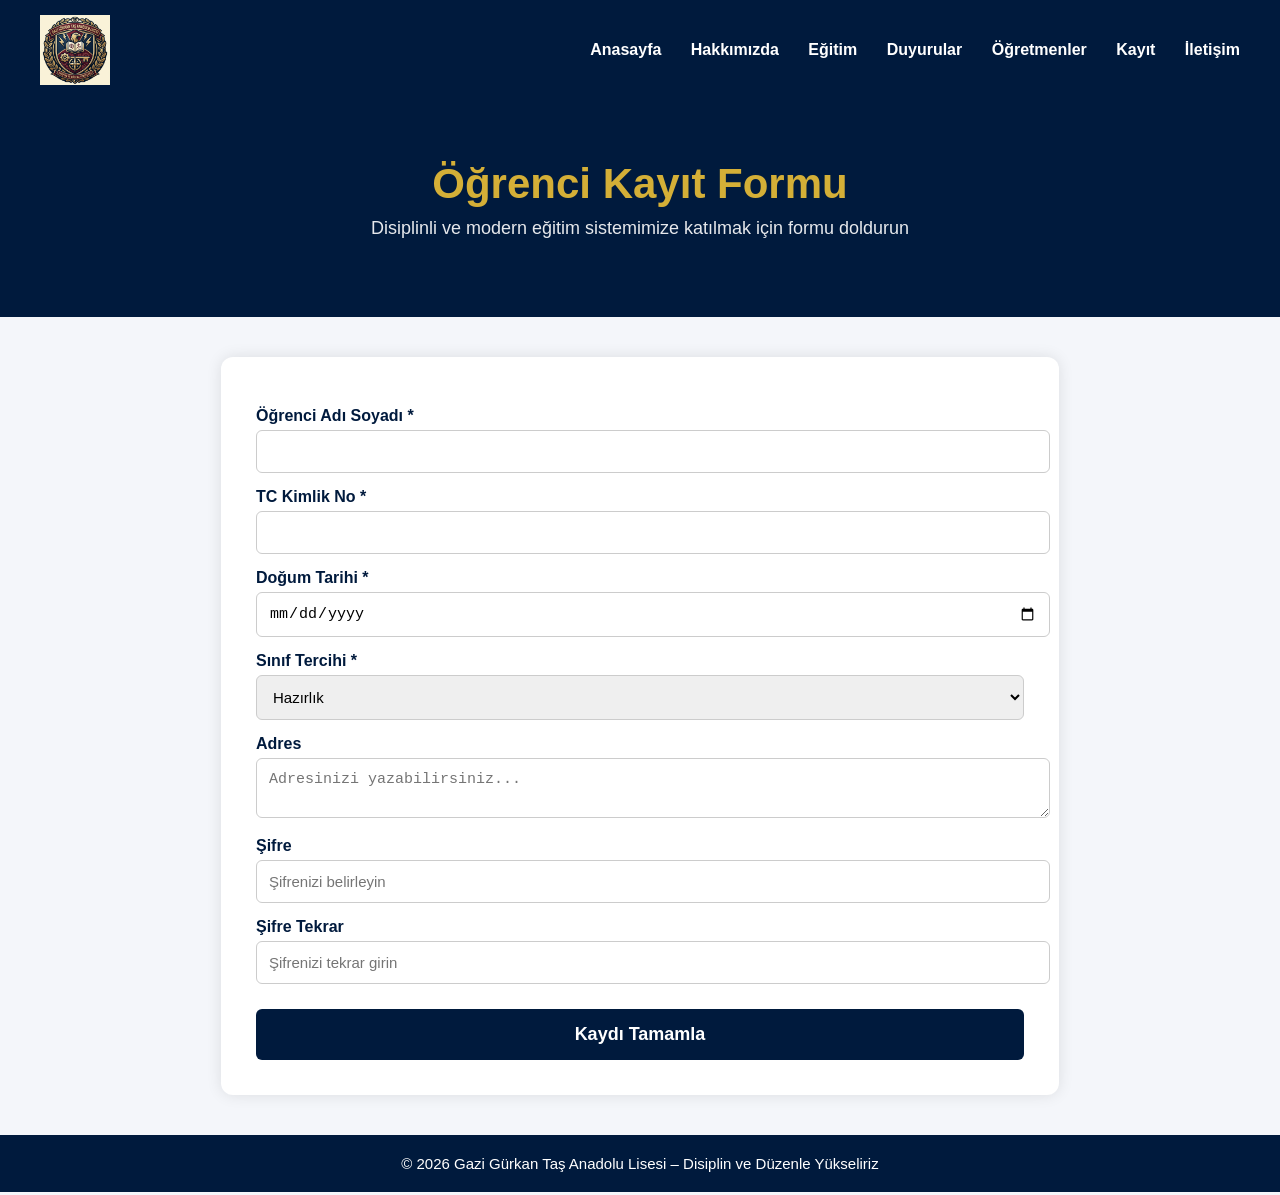
<file: kayit.html>
<!DOCTYPE html>
<html lang="tr">
<head>
<meta charset="UTF-8">
<meta name="viewport" content="width=device-width, initial-scale=1.0">
<title>Kayıt – Gazi Gürkan Taş Anadolu Lisesi</title>

<style>
    body {
        margin: 0;
        font-family: 'Segoe UI', sans-serif;
        background: #f4f6fa;
    }

    /* HEADER */
    header {
        background: #001a3d;
        color: white;
        padding: 15px 40px;
        display: flex;
        justify-content: space-between;
        align-items: center;
        box-shadow: 0 3px 10px rgba(0,0,0,0.3);
    }

    header img {
        height: 70px;
    }

    nav a {
        color: white;
        margin-left: 25px;
        text-decoration: none;
        font-weight: bold;
        font-size: 16px;
    }

    nav a:hover {
        color: #d4af37;
    }

    /* BAŞLIK */
    .baslik {
        background: #001a3d;
        color: white;
        padding: 60px 20px;
        text-align: center;
    }

    .baslik h1 {
        margin: 0;
        font-size: 42px;
        color: #d4af37;
    }

    .baslik p {
        margin-top: 10px;
        font-size: 18px;
        opacity: 0.9;
    }

    /* FORM ALANI */
    .container {
        width: 60%;
        margin: 40px auto;
        background: white;
        padding: 35px;
        border-radius: 12px;
        box-shadow: 0 0 15px rgba(0,0,0,0.1);
    }

    label {
        font-weight: bold;
        display: block;
        margin-top: 15px;
        color: #001a3d;
    }

    input, select, textarea {
        width: 100%;
        padding: 12px;
        margin-top: 5px;
        border-radius: 6px;
        border: 1px solid #ccc;
        font-size: 15px;
    }

    button {
        margin-top: 25px;
        padding: 15px;
        width: 100%;
        background: #001a3d;
        color: white;
        border: none;
        border-radius: 6px;
        font-size: 18px;
        cursor: pointer;
        font-weight: bold;
    }

    button:hover {
        background: #003b7a;
    }

    /* FOOTER */
    footer {
        background: #001a3d;
        color: white;
        text-align: center;
        padding: 20px;
        margin-top: 40px;
        font-size: 15px;
    }
</style>

<script>
function kaydet() {
    let ad = document.getElementById("ad").value;
    let tc = document.getElementById("tc").value;
    let dogum = document.getElementById("dogum").value;
    let sinif = document.getElementById("sinif").value;

    if(ad === "" || tc === "" || dogum === "") {
        alert("Lütfen tüm zorunlu alanları doldurunuz.");
        return;
    }

    // Profil sayfasına yönlendir
    window.location.href =
        "profil.html?ad=" + encodeURIComponent(ad) +
        "&tc=" + encodeURIComponent(tc) +
        "&dogum=" + encodeURIComponent(dogum) +
        "&sinif=" + encodeURIComponent(sinif);
}
</script>

</head>

<body>

<header>
    <img src="LOGO.png" alt="Okul Logosu">
    <nav>
        <a href="index.html">Anasayfa</a>
        <a href="hakkimizda.html">Hakkımızda</a>
        <a href="egitim.html">Eğitim</a>
        <a href="duyurular.html">Duyurular</a>
        <a href="ogretmenler.html">Öğretmenler</a>
        <a href="kayit.html">Kayıt</a>
        <a href="iletisim.html">İletişim</a>
    </nav>
</header>

<div class="baslik">
    <h1>Öğrenci Kayıt Formu</h1>
    <p>Disiplinli ve modern eğitim sistemimize katılmak için formu doldurun</p>
</div>

<div class="container">

    <label>Öğrenci Adı Soyadı *</label>
    <input id="ad" type="text" required>

    <label>TC Kimlik No *</label>
    <input id="tc" type="text" maxlength="11" required>

    <label>Doğum Tarihi *</label>
    <input id="dogum" type="date" required>

    <label>Sınıf Tercihi *</label>
    <select id="sinif">
        <option>Hazırlık</option>
        <option>9. Sınıf</option>
        <option>10. Sınıf</option>
        <option>11. Sınıf</option>
        <option>12. Sınıf</option>
    </select>

    <label>Adres</label>
    <textarea id="adres" placeholder="Adresinizi yazabilirsiniz..."></textarea>

<label>Şifre</label>
<input type="password" id="sifreKayit" placeholder="Şifrenizi belirleyin">

<label>Şifre Tekrar</label>
<input type="password" id="sifreTekrar" placeholder="Şifrenizi tekrar girin">

    <button onclick="kaydet()">Kaydı Tamamla</button>

</div>

<footer>
    © 2026 Gazi Gürkan Taş Anadolu Lisesi – Disiplin ve Düzenle Yükseliriz
</footer>

</body>
</html>
</file>
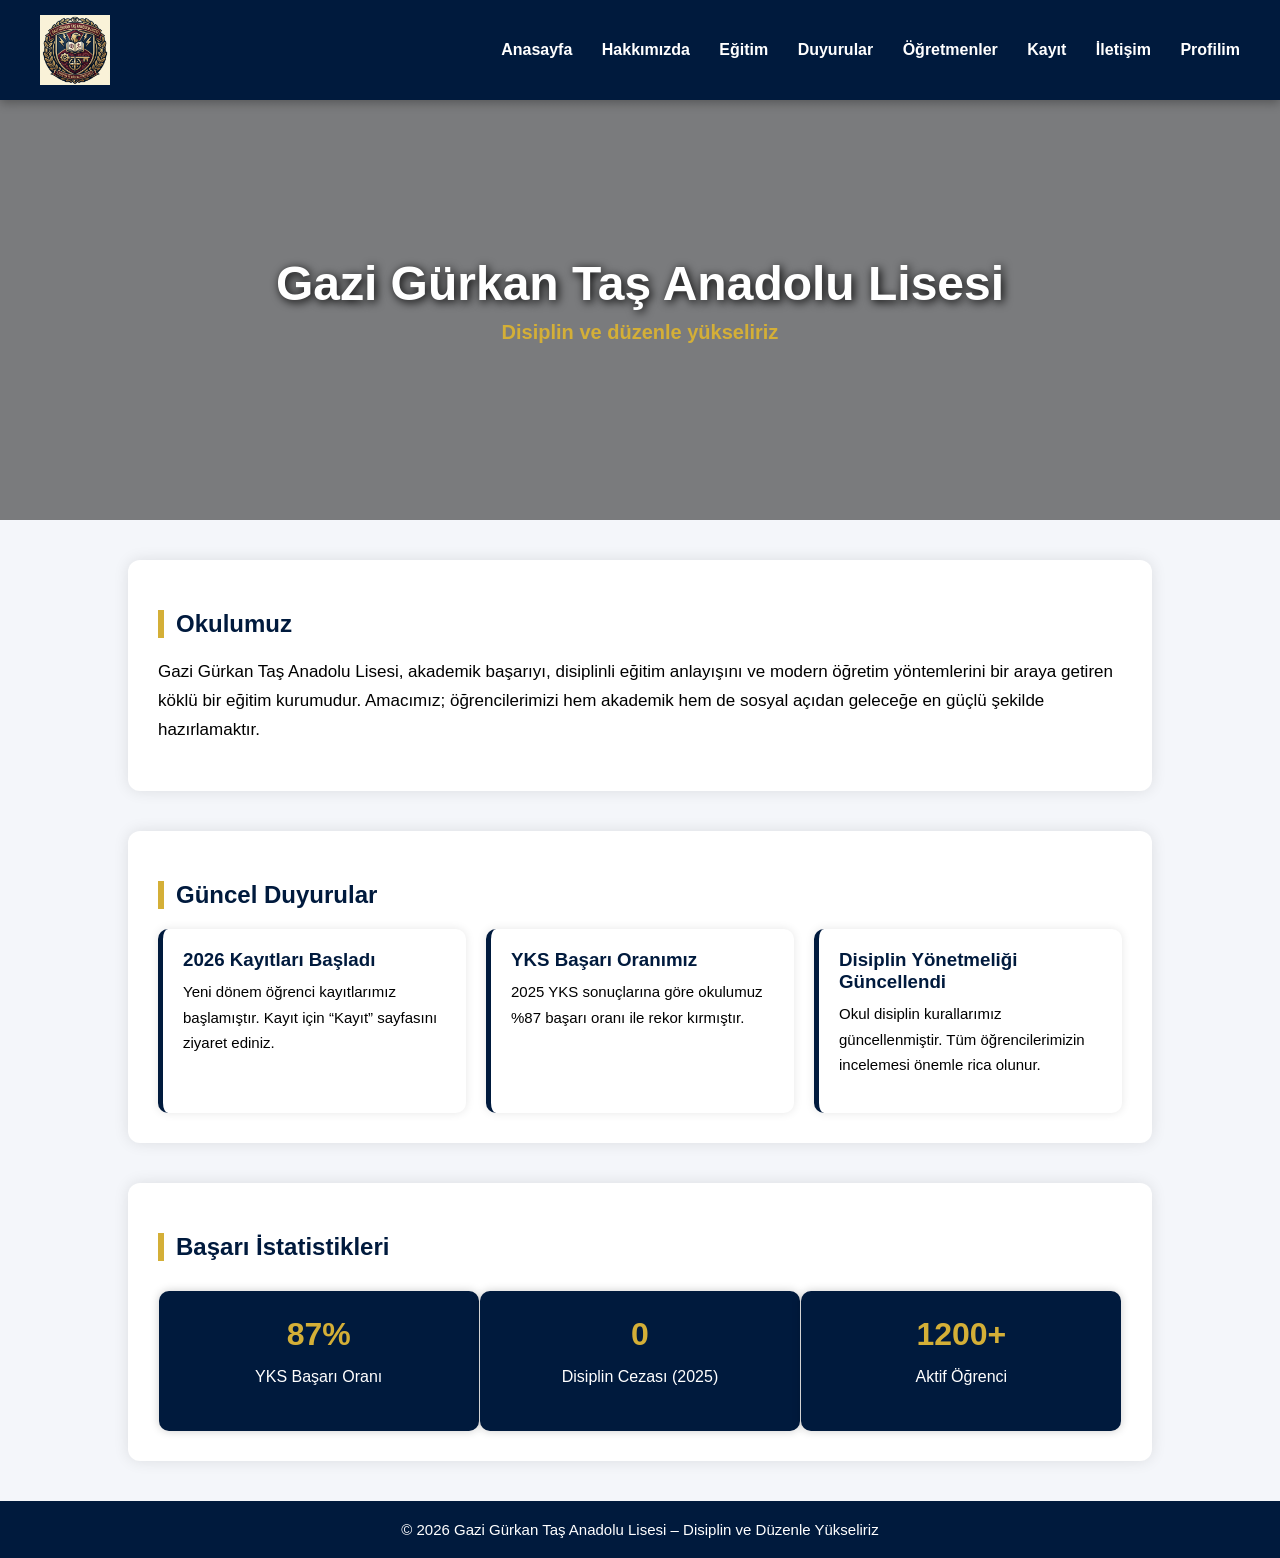
<file: menü.html>
<!DOCTYPE html>
<html lang="tr">
<head>
<meta charset="UTF-8">
<meta name="viewport" content="width=device-width, initial-scale=1.0">
<title>Gazi Gürkan Taş Anadolu Lisesi</title>

<style>
    body {
        margin: 0;
        font-family: 'Segoe UI', sans-serif;
        background: #f4f6fa;
    }

    /* HEADER */
    header {
        background: #001a3d;
        color: white;
        padding: 15px 40px;
        display: flex;
        justify-content: space-between;
        align-items: center;
        box-shadow: 0 3px 10px rgba(0,0,0,0.3);
    }

    header img {
        height: 70px;
    }

    nav a {
        color: white;
        margin-left: 25px;
        text-decoration: none;
        font-weight: bold;
        font-size: 16px;
    }

    nav a:hover {
        color: #d4af37;
    }

    /* BANNER */
    .banner {
        background: linear-gradient(rgba(0,0,0,0.5), rgba(0,0,0,0.5)),
        url('https://images.unsplash.com/photo-1523050854058-8df90110c9f1?auto=format&fit=crop&w=1350&q=80') center/cover;
        height: 380px;
        display: flex;
        flex-direction: column;
        justify-content: center;
        align-items: center;
        color: white;
        text-align: center;
        padding: 20px;
    }

    .banner h1 {
        font-size: 48px;
        margin: 0;
        text-shadow: 2px 2px 10px black;
    }

    .banner p {
        font-size: 20px;
        margin-top: 10px;
        color: #d4af37;
        font-weight: bold;
    }

    /* CONTENT */
    .container {
        width: 80%;
        margin: 40px auto;
    }

    .bolum {
        background: white;
        padding: 30px;
        border-radius: 12px;
        margin-bottom: 40px;
        box-shadow: 0 0 15px rgba(0,0,0,0.1);
    }

    .bolum h2 {
        color: #001a3d;
        border-left: 6px solid #d4af37;
        padding-left: 12px;
        font-size: 24px;
    }

    .bolum p {
        line-height: 1.7;
        font-size: 17px;
    }

    /* DUYURULAR */
    .duyurular {
        display: grid;
        grid-template-columns: repeat(auto-fit, minmax(260px, 1fr));
        gap: 20px;
    }

    .duyuru {
        background: #ffffff;
        padding: 20px;
        border-radius: 10px;
        border-left: 5px solid #001a3d;
        box-shadow: 0 0 10px rgba(0,0,0,0.1);
    }

    .duyuru h3 {
        margin: 0;
        color: #001a3d;
    }

    .duyuru p {
        margin-top: 8px;
        font-size: 15px;
    }

    /* İSTATİSTİKLER */
    .istatistikler {
        display: flex;
        justify-content: space-around;
        text-align: center;
        margin-top: 30px;
    }

    .istatistik {
        background: #001a3d;
        color: white;
        padding: 25px;
        border-radius: 10px;
        width: 28%;
        box-shadow: 0 0 10px rgba(0,0,0,0.2);
    }

    .istatistik h3 {
        font-size: 32px;
        margin: 0;
        color: #d4af37;
    }

    .istatistik p {
        margin-top: 10px;
        font-size: 16px;
    }

    /* FOOTER */
    footer {
        background: #001a3d;
        color: white;
        text-align: center;
        padding: 20px;
        margin-top: 40px;
        font-size: 15px;
    }

</style>
</head>

<body>

<header>
    <img src="LOGO.png" alt="Okul Logosu">
    <nav>
        <a href="index.html">Anasayfa</a>
        <a href="hakkimizda.html">Hakkımızda</a>
        <a href="egitim.html">Eğitim</a>
        <a href="duyurular.html">Duyurular</a>
        <a href="ogretmenler.html">Öğretmenler</a>
        <a href="kayit.html">Kayıt</a>
        <a href="iletisim.html">İletişim</a>
<a href="profil.html">Profilim</a>
    </nav>
</header>

<div class="banner">
    <h1>Gazi Gürkan Taş Anadolu Lisesi</h1>
    <p>Disiplin ve düzenle yükseliriz</p>
</div>

<div class="container">

    <div class="bolum">
        <h2>Okulumuz</h2>
        <p>
            Gazi Gürkan Taş Anadolu Lisesi, akademik başarıyı, disiplinli eğitim anlayışını ve modern öğretim
            yöntemlerini bir araya getiren köklü bir eğitim kurumudur. Amacımız; öğrencilerimizi hem akademik
            hem de sosyal açıdan geleceğe en güçlü şekilde hazırlamaktır.
        </p>
    </div>

    <div class="bolum">
        <h2>Güncel Duyurular</h2>

        <div class="duyurular">
            <div class="duyuru">
                <h3>2026 Kayıtları Başladı</h3>
                <p>Yeni dönem öğrenci kayıtlarımız başlamıştır. Kayıt için “Kayıt” sayfasını ziyaret ediniz.</p>
            </div>

            <div class="duyuru">
                <h3>YKS Başarı Oranımız</h3>
                <p>2025 YKS sonuçlarına göre okulumuz %87 başarı oranı ile rekor kırmıştır.</p>
            </div>

            <div class="duyuru">
                <h3>Disiplin Yönetmeliği Güncellendi</h3>
                <p>Okul disiplin kurallarımız güncellenmiştir. Tüm öğrencilerimizin incelemesi önemle rica olunur.</p>
            </div>
        </div>
    </div>

    <div class="bolum">
        <h2>Başarı İstatistikleri</h2>

        <div class="istatistikler">
            <div class="istatistik">
                <h3>87%</h3>
                <p>YKS Başarı Oranı</p>
            </div>

            <div class="istatistik">
                <h3>0</h3>
                <p>Disiplin Cezası (2025)</p>
            </div>

            <div class="istatistik">
                <h3>1200+</h3>
                <p>Aktif Öğrenci</p>
            </div>
        </div>
    </div>

</div>

<footer>
    © 2026 Gazi Gürkan Taş Anadolu Lisesi – Disiplin ve Düzenle Yükseliriz
</footer>

</body>
</html>
</file>
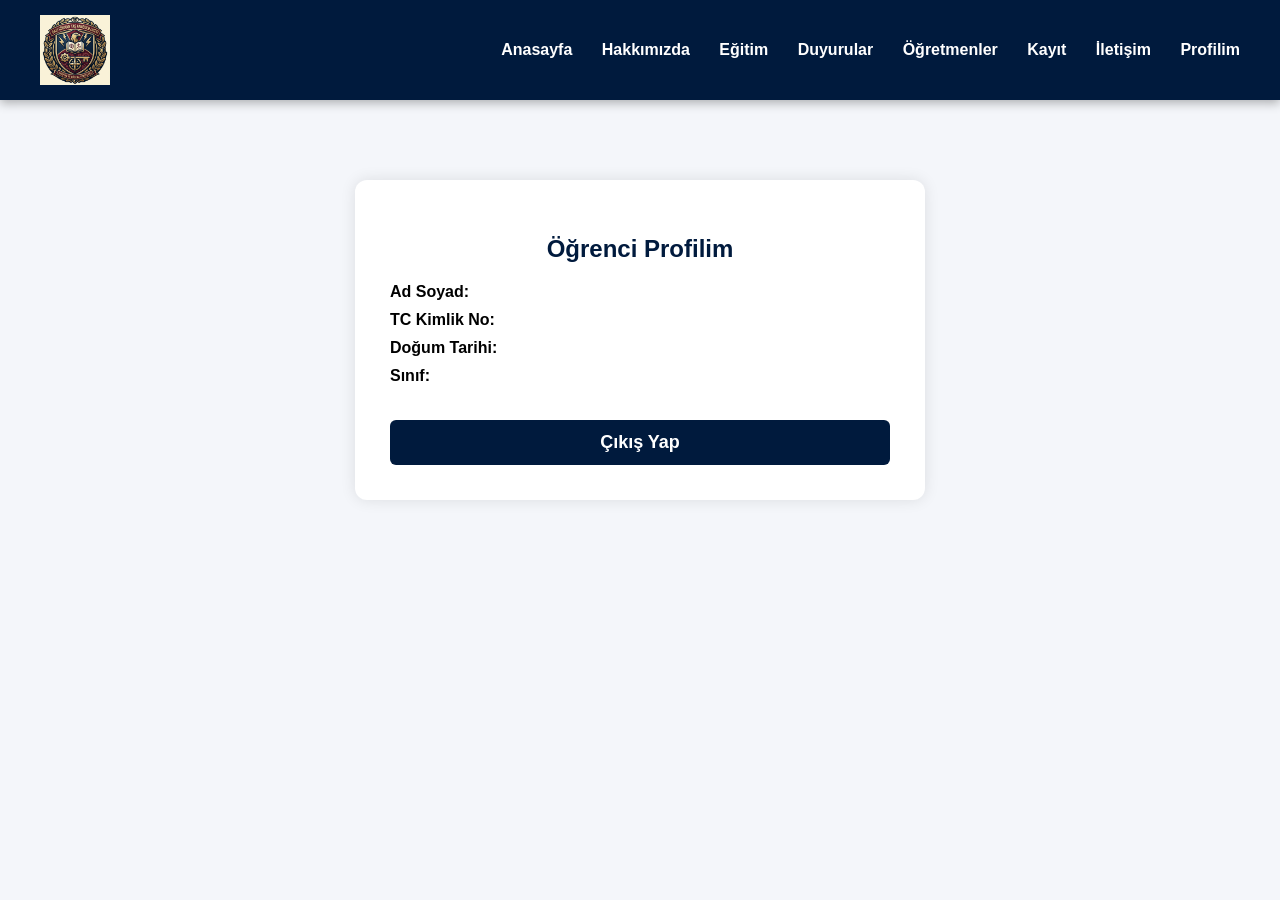
<file: profil.html>
<!DOCTYPE html>
<html lang="tr">
<head>
<meta charset="UTF-8">
<meta name="viewport" content="width=device-width, initial-scale=1.0">
<title>Profilim – Gazi Gürkan Taş Anadolu Lisesi</title>
<style>
    body {
        margin: 0;
        font-family: 'Segoe UI', sans-serif;
        background: #f4f6fa;
    }
    header {
        background: #001a3d;
        color: white;
        padding: 15px 40px;
        display: flex;
        justify-content: space-between;
        align-items: center;
        box-shadow: 0 3px 10px rgba(0,0,0,0.3);
    }
    header img { height: 70px; }
    nav a {
        color: white;
        margin-left: 25px;
        text-decoration: none;
        font-weight: bold;
        font-size: 16px;
    }
    nav a:hover { color: #d4af37; }
    .profil-kutu {
        width: 500px;
        margin: 80px auto;
        background: white;
        padding: 35px;
        border-radius: 12px;
        box-shadow: 0 0 15px rgba(0,0,0,0.1);
    }
    h2 { color: #001a3d; margin-bottom: 20px; text-align: center; }
    p { font-size: 16px; margin: 10px 0; }
    button {
        margin-top: 25px;
        padding: 12px;
        width: 100%;
        background: #001a3d;
        color: white;
        border: none;
        border-radius: 6px;
        font-size: 18px;
        cursor: pointer;
        font-weight: bold;
    }
    button:hover { background: #003b7a; }
</style>
<script>
    // URL’den bilgileri al
    const params = new URLSearchParams(window.location.search);
    const ad = params.get("ad");
    const tc = params.get("tc");
    const dogum = params.get("dogum");
    const sinif = params.get("sinif");

    window.onload = function() {
        document.getElementById("ad").innerText = ad;
        document.getElementById("tc").innerText = tc;
        document.getElementById("dogum").innerText = dogum;
        document.getElementById("sinif").innerText = sinif;
    }

    function cikisYap() {
        localStorage.removeItem("giris");
        alert("Çıkış yapıldı!");
        window.location.href = "giris.html";
    }
</script>
</head>
<body>

<header>
    <img src="LOGO.png" alt="Okul Logosu">
    <nav>
        <a href="index.html">Anasayfa</a>
        <a href="hakkimizda.html">Hakkımızda</a>
        <a href="egitim.html">Eğitim</a>
        <a href="duyurular.html">Duyurular</a>
        <a href="ogretmenler.html">Öğretmenler</a>
        <a href="kayit.html">Kayıt</a>
        <a href="iletisim.html">İletişim</a>
        <a href="profil.html">Profilim</a>
    </nav>
</header>

<div class="profil-kutu">
    <h2>Öğrenci Profilim</h2>
    <p><strong>Ad Soyad:</strong> <span id="ad"></span></p>
    <p><strong>TC Kimlik No:</strong> <span id="tc"></span></p>
    <p><strong>Doğum Tarihi:</strong> <span id="dogum"></span></p>
    <p><strong>Sınıf:</strong> <span id="sinif"></span></p>

    <button onclick="cikisYap()">Çıkış Yap</button>
</div>

</body>
</html>
</file>
